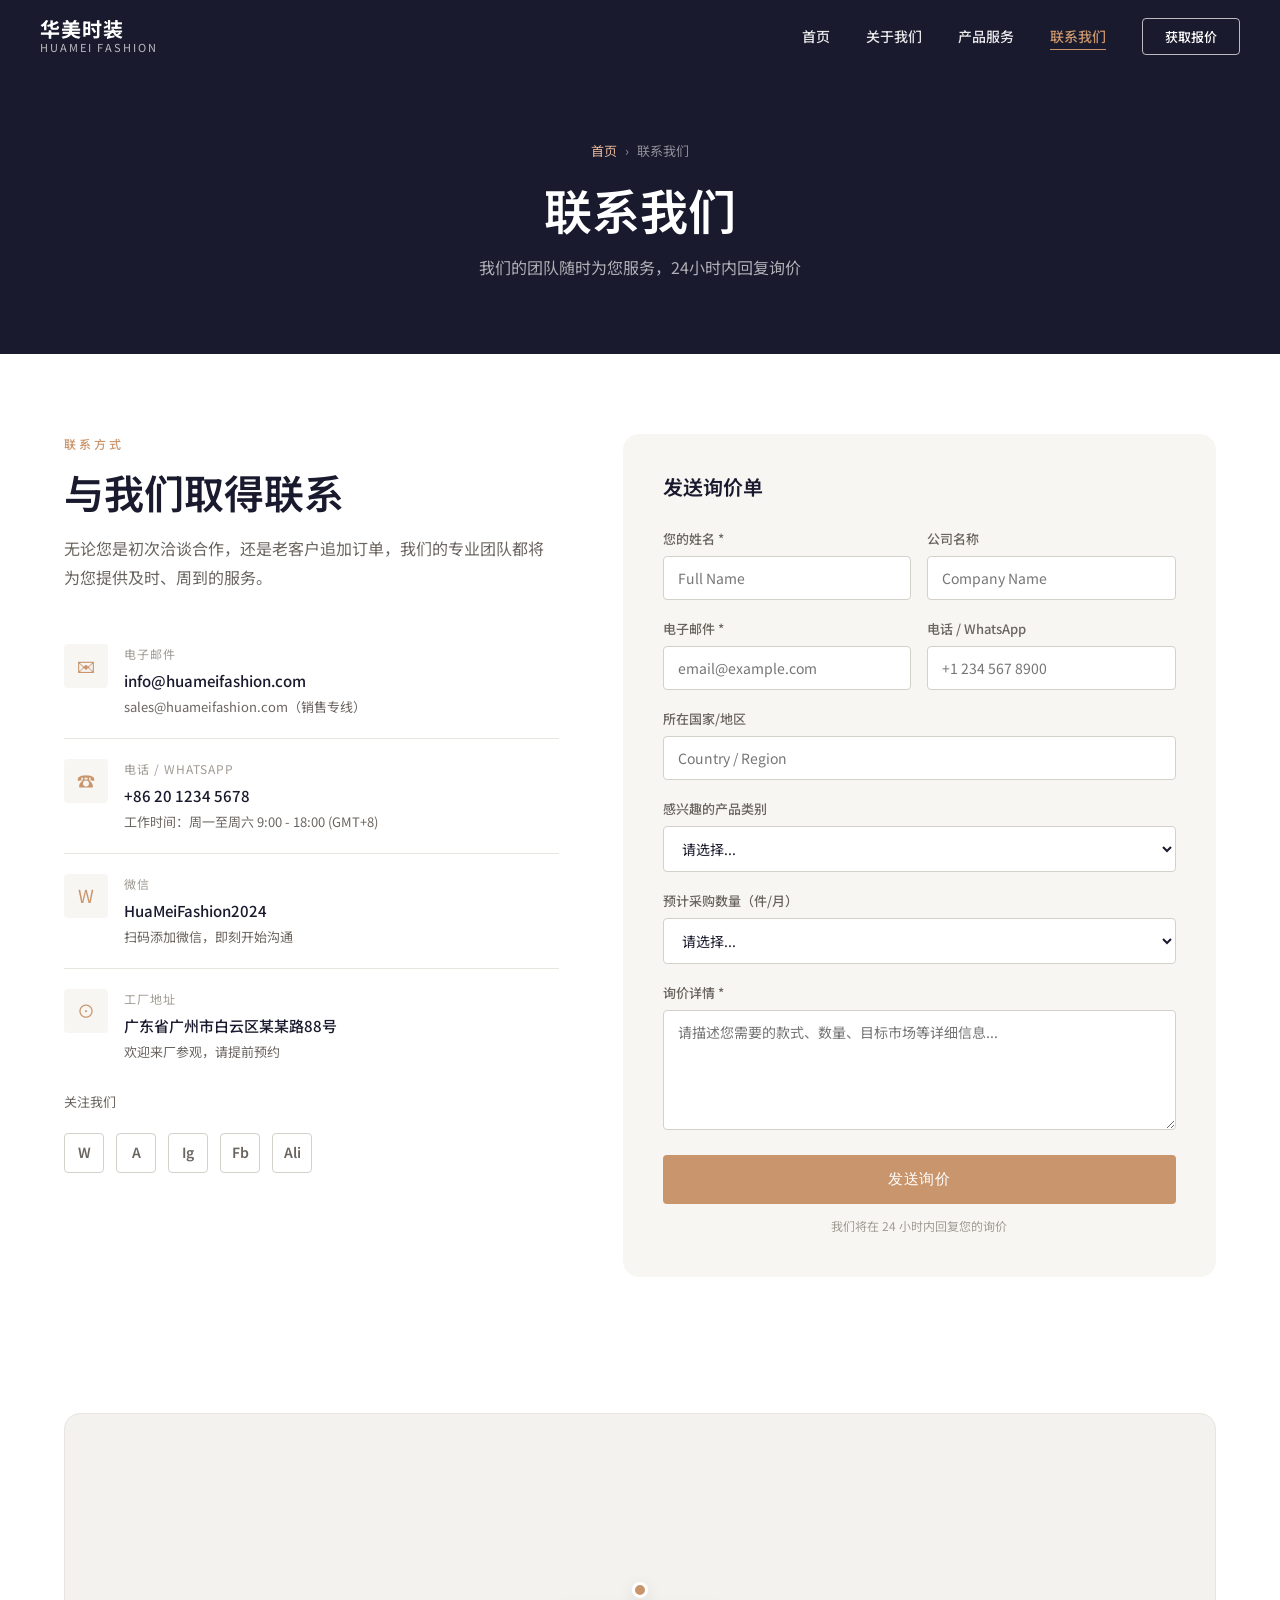
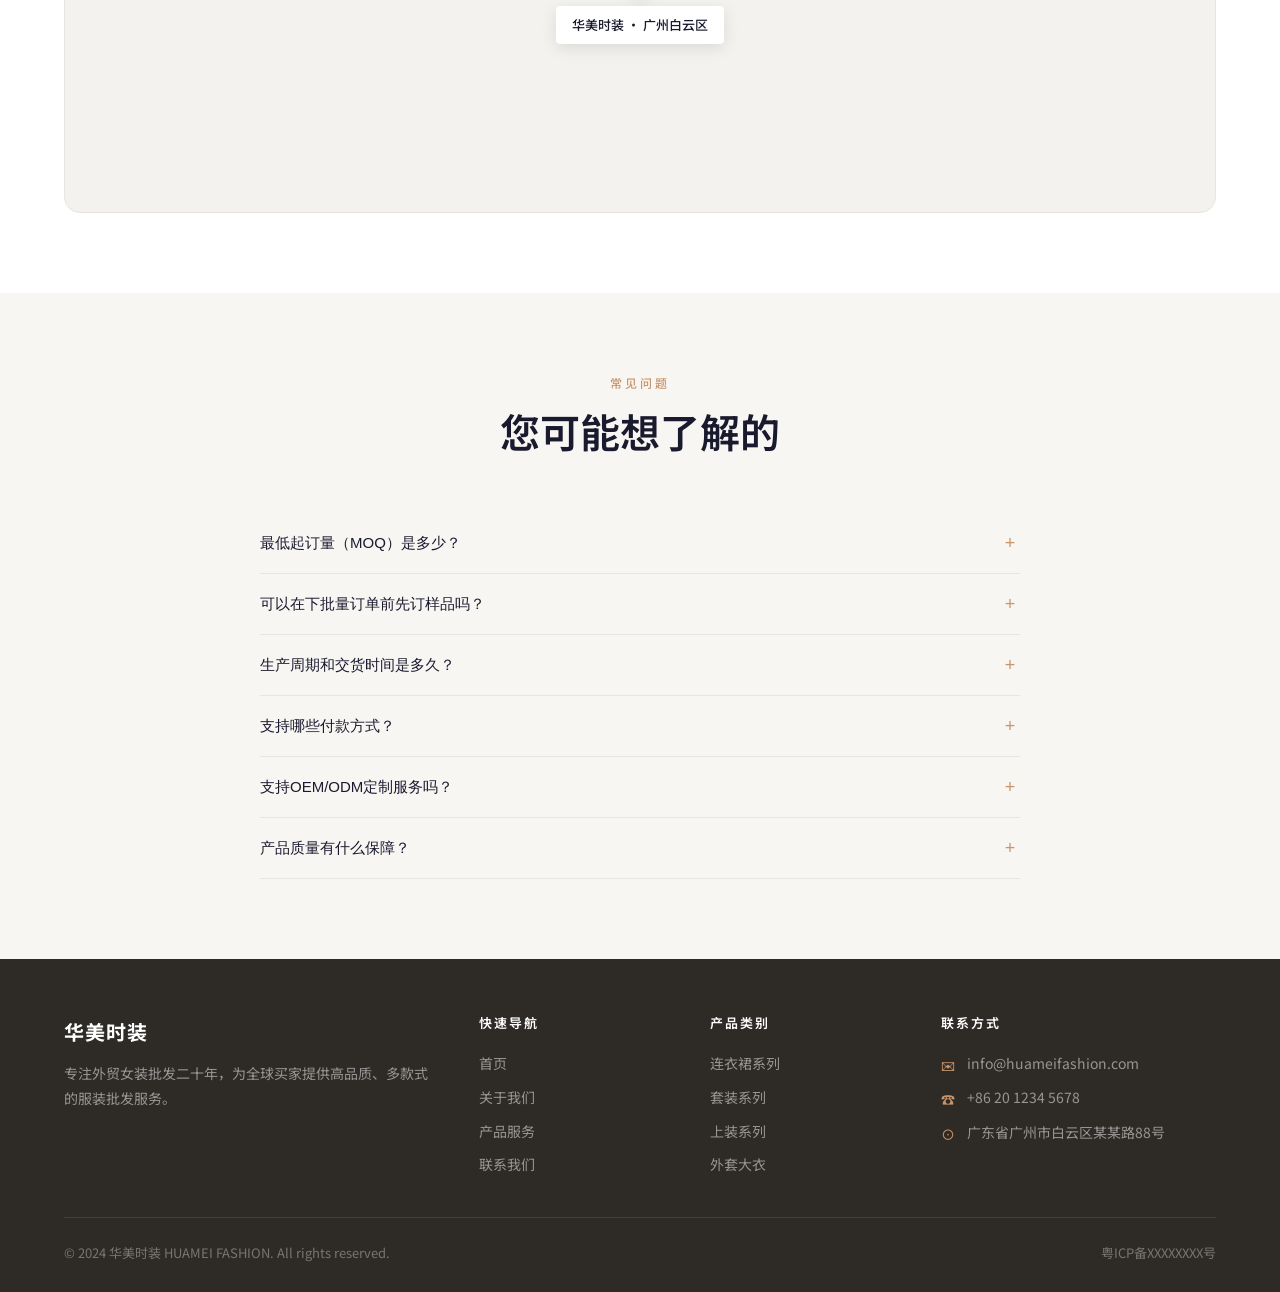
<file: contact.html>
<!DOCTYPE html>
<html lang="zh-CN">
<head>
  <meta charset="UTF-8" />
  <meta name="viewport" content="width=device-width, initial-scale=1.0" />
  <title>联系我们 - 华美时装</title>
  <meta name="description" content="联系华美时装，获取女装批发报价、样品及更多合作信息。" />
  <link rel="preconnect" href="https://fonts.googleapis.com">
  <link rel="preconnect" href="https://fonts.gstatic.com" crossorigin>
  <link href="https://fonts.googleapis.com/css2?family=Noto+Sans+SC:wght@400;500;600;700&display=swap" rel="stylesheet">
  <link rel="stylesheet" href="css/style.css" />
  <style>
    .reveal {
      opacity: 0;
      transform: translateY(20px);
      transition: opacity 0.6s ease, transform 0.6s ease;
    }
    .reveal.visible {
      opacity: 1;
      transform: none;
    }
    .reveal-d1 { transition-delay: 0.1s; }
    .reveal-d2 { transition-delay: 0.2s; }
    .reveal-d3 { transition-delay: 0.3s; }

    /* FAQ */
    .faq-list {
      max-width: 760px;
      margin: 0 auto;
    }
    .faq-item {
      border-bottom: 1px solid var(--gray-200);
    }
    .faq-question {
      width: 100%;
      background: none;
      border: none;
      padding: 20px 0;
      display: flex;
      justify-content: space-between;
      align-items: center;
      font-size: 15px;
      font-weight: 500;
      color: var(--text-primary);
      cursor: pointer;
      text-align: left;
      gap: 16px;
    }
    .faq-question:hover {
      color: var(--accent);
    }
    .faq-icon {
      min-width: 20px;
      height: 20px;
      display: flex;
      align-items: center;
      justify-content: center;
      color: var(--accent);
      font-size: 18px;
      transition: transform 0.3s ease;
      font-weight: 300;
    }
    .faq-item.open .faq-icon {
      transform: rotate(45deg);
    }
    .faq-answer {
      max-height: 0;
      overflow: hidden;
      transition: max-height 0.35s ease, padding 0.35s ease;
      font-size: 14px;
      color: var(--text-secondary);
      line-height: 1.8;
    }
    .faq-item.open .faq-answer {
      max-height: 300px;
      padding-bottom: 20px;
    }

    /* Social Links */
    .social-links {
      display: flex;
      gap: 12px;
      margin-top: 20px;
    }
    .social-link {
      width: 40px;
      height: 40px;
      border-radius: var(--radius-sm);
      border: 1px solid var(--gray-300);
      display: flex;
      align-items: center;
      justify-content: center;
      color: var(--text-secondary);
      font-size: 14px;
      font-weight: 600;
      transition: var(--transition);
    }
    .social-link:hover {
      background: var(--primary);
      color: var(--white);
      border-color: var(--primary);
    }
  </style>
</head>
<body>

<!-- Navigation -->
<nav class="navbar transparent" id="mainNav">
  <div class="navbar-inner">
    <a href="index.html" class="logo">
      <span class="logo-text">华美时装</span>
      <span class="logo-sub">HUAMEI FASHION</span>
    </a>
    <ul class="nav-links" id="navLinks">
      <li><a href="index.html" class="nav-link">首页</a></li>
      <li><a href="about.html" class="nav-link">关于我们</a></li>
      <li><a href="products.html" class="nav-link">产品服务</a></li>
      <li><a href="contact.html" class="nav-link">联系我们</a></li>
      <li><a href="contact.html" class="btn-nav">获取报价</a></li>
    </ul>
    <div class="nav-mobile-toggle" id="mobileToggle">
      <span></span><span></span><span></span>
    </div>
  </div>
</nav>

<!-- Page Hero -->
<div class="page-hero">
  <div class="container">
    <div class="breadcrumb">
      <a href="index.html">首页</a>
      <span>›</span>
      <span>联系我们</span>
    </div>
    <h1>联系我们</h1>
    <p>我们的团队随时为您服务，24小时内回复询价</p>
  </div>
</div>

<!-- Contact Section -->
<section class="section">
  <div class="container">
    <div class="contact-grid">

      <!-- Contact Info -->
      <div>
        <div class="section-label reveal">联系方式</div>
        <h2 class="section-title reveal">与我们取得联系</h2>
        <p class="section-subtitle reveal" style="margin-bottom:32px;">
          无论您是初次洽谈合作，还是老客户追加订单，我们的专业团队都将为您提供及时、周到的服务。
        </p>

        <div class="reveal">
          <div class="contact-info-item">
            <div class="contact-icon">✉</div>
            <div>
              <div class="contact-info-label">电子邮件</div>
              <div class="contact-info-value">info@huameifashion.com</div>
              <div style="font-size:13px; color:var(--text-secondary); margin-top:2px;">sales@huameifashion.com（销售专线）</div>
            </div>
          </div>

          <div class="contact-info-item">
            <div class="contact-icon">☎</div>
            <div>
              <div class="contact-info-label">电话 / WhatsApp</div>
              <div class="contact-info-value">+86 20 1234 5678</div>
              <div style="font-size:13px; color:var(--text-secondary); margin-top:2px;">工作时间：周一至周六 9:00 - 18:00 (GMT+8)</div>
            </div>
          </div>

          <div class="contact-info-item">
            <div class="contact-icon">W</div>
            <div>
              <div class="contact-info-label">微信</div>
              <div class="contact-info-value">HuaMeiFashion2024</div>
              <div style="font-size:13px; color:var(--text-secondary); margin-top:2px;">扫码添加微信，即刻开始沟通</div>
            </div>
          </div>

          <div class="contact-info-item">
            <div class="contact-icon">⊙</div>
            <div>
              <div class="contact-info-label">工厂地址</div>
              <div class="contact-info-value">广东省广州市白云区某某路88号</div>
              <div style="font-size:13px; color:var(--text-secondary); margin-top:2px;">欢迎来厂参观，请提前预约</div>
            </div>
          </div>
        </div>

        <div class="reveal" style="margin-top:8px;">
          <div style="font-size:13px; color:var(--text-secondary); margin-bottom:10px;">关注我们</div>
          <div class="social-links">
            <a href="#" class="social-link" title="微信">W</a>
            <a href="#" class="social-link" title="WhatsApp">A</a>
            <a href="#" class="social-link" title="Instagram">Ig</a>
            <a href="#" class="social-link" title="Facebook">Fb</a>
            <a href="#" class="social-link" title="阿里巴巴国际站">Ali</a>
          </div>
        </div>
      </div>

      <!-- Contact Form -->
      <div class="contact-form reveal reveal-d2">
        <h3 class="form-title">发送询价单</h3>
        <form id="contactForm">
          <div class="form-row">
            <div class="form-group">
              <label for="name">您的姓名 *</label>
              <input type="text" id="name" name="name" class="form-control" placeholder="Full Name" required />
            </div>
            <div class="form-group">
              <label for="company">公司名称</label>
              <input type="text" id="company" name="company" class="form-control" placeholder="Company Name" />
            </div>
          </div>
          <div class="form-row">
            <div class="form-group">
              <label for="email">电子邮件 *</label>
              <input type="email" id="email" name="email" class="form-control" placeholder="email@example.com" required />
            </div>
            <div class="form-group">
              <label for="phone">电话 / WhatsApp</label>
              <input type="tel" id="phone" name="phone" class="form-control" placeholder="+1 234 567 8900" />
            </div>
          </div>
          <div class="form-group">
            <label for="country">所在国家/地区</label>
            <input type="text" id="country" name="country" class="form-control" placeholder="Country / Region" />
          </div>
          <div class="form-group">
            <label for="category">感兴趣的产品类别</label>
            <select id="category" name="category" class="form-control">
              <option value="">请选择...</option>
              <option value="dress">连衣裙系列</option>
              <option value="top">上装系列</option>
              <option value="pants">裤装系列</option>
              <option value="suit">套装系列</option>
              <option value="coat">外套大衣</option>
              <option value="evening">晚礼服</option>
              <option value="all">全类别</option>
              <option value="custom">OEM/ODM定制</option>
            </select>
          </div>
          <div class="form-group">
            <label for="quantity">预计采购数量（件/月）</label>
            <select id="quantity" name="quantity" class="form-control">
              <option value="">请选择...</option>
              <option value="100-">100件以下</option>
              <option value="100-500">100 - 500件</option>
              <option value="500-2000">500 - 2000件</option>
              <option value="2000+">2000件以上</option>
            </select>
          </div>
          <div class="form-group">
            <label for="message">询价详情 *</label>
            <textarea id="message" name="message" class="form-control" rows="4"
              placeholder="请描述您需要的款式、数量、目标市场等详细信息..." required></textarea>
          </div>
          <button type="submit" class="btn btn-primary btn-submit" style="width:100%; justify-content:center; font-size:15px; padding:15px;">
            发送询价
          </button>
          <p style="font-size:12px; color:var(--text-light); text-align:center; margin-top:12px;">
            我们将在 24 小时内回复您的询价
          </p>
        </form>
      </div>

    </div>
  </div>
</section>

<!-- Map -->
<section class="section" style="padding-top:0;">
  <div class="container">
    <div class="map-placeholder">
      <div class="map-pin">
        <div class="map-pin-dot"></div>
        <div class="map-label">华美时装 · 广州白云区</div>
      </div>
    </div>
  </div>
</section>

<!-- FAQ -->
<section class="section" style="background:var(--off-white);">
  <div class="container">
    <div class="section-header center reveal">
      <div class="section-label">常见问题</div>
      <h2 class="section-title">您可能想了解的</h2>
    </div>
    <div class="faq-list reveal">
      <div class="faq-item">
        <button class="faq-question">
          <span>最低起订量（MOQ）是多少？</span>
          <span class="faq-icon">+</span>
        </button>
        <div class="faq-answer">
          我们的最低起订量根据产品类别不同有所差异，通常为30-100件/款。对于新客户，我们也提供样品服务，让您在大量采购前先验证产品质量。
        </div>
      </div>
      <div class="faq-item">
        <button class="faq-question">
          <span>可以在下批量订单前先订样品吗？</span>
          <span class="faq-icon">+</span>
        </button>
        <div class="faq-answer">
          可以。我们支持样品单，样品费用通常为单件零售价的1-2倍。在后续下正式批量订单时，样品费用可抵扣。样品制作时间通常为3-7个工作日。
        </div>
      </div>
      <div class="faq-item">
        <button class="faq-question">
          <span>生产周期和交货时间是多久？</span>
          <span class="faq-icon">+</span>
        </button>
        <div class="faq-answer">
          现货款式可1-3天发货。订制或下单生产的款式，通常生产周期为7-15个工作日。具体以订单量和款式复杂程度为准。物流时效根据目的地和运输方式，通常空运3-7天，海运15-30天。
        </div>
      </div>
      <div class="faq-item">
        <button class="faq-question">
          <span>支持哪些付款方式？</span>
          <span class="faq-icon">+</span>
        </button>
        <div class="faq-answer">
          我们支持 T/T（电汇）、西联汇款、PayPal（B2B业务单）等多种国际付款方式。通常首次合作需预付30%-50%定金，余款在发货前结清。老客户可协商信用账期。
        </div>
      </div>
      <div class="faq-item">
        <button class="faq-question">
          <span>支持OEM/ODM定制服务吗？</span>
          <span class="faq-icon">+</span>
        </button>
        <div class="faq-answer">
          支持。我们提供完整的OEM（客户提供设计，我们生产）和ODM（由我们设计开发）服务，包括面料选择、版型开发、私标印制等。定制起订量通常为每款300件以上，欢迎联系我们详谈。
        </div>
      </div>
      <div class="faq-item">
        <button class="faq-question">
          <span>产品质量有什么保障？</span>
          <span class="faq-icon">+</span>
        </button>
        <div class="faq-answer">
          我们通过了ISO 9001质量管理体系认证，每件产品出厂前经过三道品控工序。如收到的货物存在质量问题，我们承诺补货或退款，具体以双方签订的合同条款为准。
        </div>
      </div>
    </div>
  </div>
</section>

<!-- Footer -->
<footer class="footer">
  <div class="container">
    <div class="footer-grid">
      <div class="footer-col">
        <div class="footer-logo-text">华美时装</div>
        <p class="footer-desc">专注外贸女装批发二十年，为全球买家提供高品质、多款式的服装批发服务。</p>
      </div>
      <div class="footer-col">
        <h4>快速导航</h4>
        <div class="footer-links">
          <a href="index.html">首页</a>
          <a href="about.html">关于我们</a>
          <a href="products.html">产品服务</a>
          <a href="contact.html">联系我们</a>
        </div>
      </div>
      <div class="footer-col">
        <h4>产品类别</h4>
        <div class="footer-links">
          <a href="products.html">连衣裙系列</a>
          <a href="products.html">套装系列</a>
          <a href="products.html">上装系列</a>
          <a href="products.html">外套大衣</a>
        </div>
      </div>
      <div class="footer-col">
        <h4>联系方式</h4>
        <div class="footer-contact-item"><span class="footer-contact-icon">✉</span><span>info@huameifashion.com</span></div>
        <div class="footer-contact-item"><span class="footer-contact-icon">☎</span><span>+86 20 1234 5678</span></div>
        <div class="footer-contact-item"><span class="footer-contact-icon">⊙</span><span>广东省广州市白云区某某路88号</span></div>
      </div>
    </div>
    <div class="footer-bottom">
      <span>© 2024 华美时装 HUAMEI FASHION. All rights reserved.</span>
      <span>粤ICP备XXXXXXXX号</span>
    </div>
  </div>
</footer>

<script src="js/main.js"></script>
<script>
  // FAQ Accordion
  document.querySelectorAll('.faq-question').forEach(function (btn) {
    btn.addEventListener('click', function () {
      var item = btn.closest('.faq-item');
      var isOpen = item.classList.contains('open');
      document.querySelectorAll('.faq-item').forEach(function (i) { i.classList.remove('open'); });
      if (!isOpen) { item.classList.add('open'); }
    });
  });
</script>
</body>
</html>
</file>
<file: css/style.css>
/* ============================================
   Global Styles - 全局样式
   外贸女装批发企业官网
   ============================================ */

:root {
  --primary: #1a1a2e;
  --primary-light: #16213e;
  --accent: #c9956c;
  --accent-light: #e8b89a;
  --accent-dark: #a67850;
  --white: #ffffff;
  --off-white: #f8f6f3;
  --gray-100: #f4f2ef;
  --gray-200: #e8e5e0;
  --gray-300: #d4d0ca;
  --gray-400: #a09b93;
  --gray-500: #6b6560;
  --gray-600: #4a4540;
  --gray-700: #2e2b27;
  --text-primary: #1a1a2e;
  --text-secondary: #6b6560;
  --text-light: #a09b93;
  --shadow-sm: 0 1px 3px rgba(0,0,0,0.08);
  --shadow-md: 0 4px 16px rgba(0,0,0,0.10);
  --shadow-lg: 0 8px 32px rgba(0,0,0,0.12);
  --radius-sm: 4px;
  --radius-md: 8px;
  --radius-lg: 16px;
  --transition: all 0.3s ease;
  --font-sans: 'Noto Sans SC', 'PingFang SC', 'Helvetica Neue', Arial, sans-serif;
  --font-display: 'Playfair Display', 'Noto Serif SC', Georgia, serif;
}

* {
  margin: 0;
  padding: 0;
  box-sizing: border-box;
}

html {
  scroll-behavior: smooth;
  font-size: 16px;
}

body {
  font-family: var(--font-sans);
  color: var(--text-primary);
  background: var(--white);
  line-height: 1.7;
  -webkit-font-smoothing: antialiased;
}

img {
  max-width: 100%;
  height: auto;
  display: block;
}

a {
  text-decoration: none;
  color: inherit;
  transition: var(--transition);
}

ul, ol {
  list-style: none;
}

/* ============================================
   Typography
   ============================================ */

h1, h2, h3, h4, h5, h6 {
  font-weight: 600;
  line-height: 1.3;
  color: var(--text-primary);
}

.section-label {
  font-size: 12px;
  letter-spacing: 3px;
  text-transform: uppercase;
  color: var(--accent);
  font-weight: 500;
  margin-bottom: 12px;
}

.section-title {
  font-size: clamp(24px, 4vw, 40px);
  font-weight: 600;
  color: var(--primary);
  margin-bottom: 16px;
}

.section-subtitle {
  font-size: 16px;
  color: var(--text-secondary);
  max-width: 560px;
  line-height: 1.8;
}

/* ============================================
   Layout
   ============================================ */

.container {
  max-width: 1200px;
  margin: 0 auto;
  padding: 0 24px;
}

.section {
  padding: 80px 0;
}

.section-header {
  margin-bottom: 56px;
}

.section-header.center {
  text-align: center;
}

.section-header.center .section-subtitle {
  margin: 0 auto;
}

/* ============================================
   Buttons
   ============================================ */

.btn {
  display: inline-flex;
  align-items: center;
  gap: 8px;
  padding: 14px 32px;
  border-radius: var(--radius-sm);
  font-size: 14px;
  font-weight: 500;
  letter-spacing: 0.5px;
  cursor: pointer;
  transition: var(--transition);
  border: none;
  text-decoration: none;
}

.btn-primary {
  background: var(--accent);
  color: var(--white);
}

.btn-primary:hover {
  background: var(--accent-dark);
  transform: translateY(-1px);
  box-shadow: var(--shadow-md);
}

.btn-outline {
  background: transparent;
  color: var(--white);
  border: 1.5px solid rgba(255,255,255,0.7);
}

.btn-outline:hover {
  background: rgba(255,255,255,0.1);
}

.btn-outline-dark {
  background: transparent;
  color: var(--primary);
  border: 1.5px solid var(--primary);
}

.btn-outline-dark:hover {
  background: var(--primary);
  color: var(--white);
}

/* ============================================
   Navigation
   ============================================ */

.navbar {
  position: fixed;
  top: 0;
  left: 0;
  right: 0;
  z-index: 1000;
  padding: 0 24px;
  transition: var(--transition);
  height: 72px;
  display: flex;
  align-items: center;
}

.navbar.transparent {
  background: transparent;
}

.navbar.scrolled {
  background: var(--white);
  box-shadow: var(--shadow-sm);
}

.navbar.scrolled .logo-text {
  color: var(--primary) !important;
}

.navbar.scrolled .logo-sub {
  color: var(--text-secondary) !important;
}

.navbar.scrolled .nav-link {
  color: var(--text-primary) !important;
}

.navbar.scrolled .nav-link:hover {
  color: var(--accent) !important;
}

.navbar.scrolled .btn-nav {
  background: var(--accent) !important;
  color: var(--white) !important;
  border-color: var(--accent) !important;
}

.navbar-inner {
  max-width: 1200px;
  margin: 0 auto;
  width: 100%;
  display: flex;
  align-items: center;
  justify-content: space-between;
}

.logo {
  display: flex;
  flex-direction: column;
  line-height: 1.2;
}

.logo-text {
  font-size: 20px;
  font-weight: 700;
  color: var(--white);
  letter-spacing: 1px;
  transition: var(--transition);
}

.logo-sub {
  font-size: 11px;
  color: rgba(255,255,255,0.7);
  letter-spacing: 2px;
  text-transform: uppercase;
  transition: var(--transition);
}

.nav-links {
  display: flex;
  align-items: center;
  gap: 36px;
}

.nav-link {
  font-size: 14px;
  font-weight: 500;
  color: rgba(255,255,255,0.9);
  position: relative;
  padding-bottom: 2px;
}

.nav-link::after {
  content: '';
  position: absolute;
  bottom: -2px;
  left: 0;
  width: 0;
  height: 1.5px;
  background: var(--accent);
  transition: var(--transition);
}

.nav-link:hover::after,
.nav-link.active::after {
  width: 100%;
}

.nav-link.active {
  color: var(--accent) !important;
}

.btn-nav {
  background: transparent;
  border: 1.5px solid rgba(255,255,255,0.7);
  color: var(--white);
  padding: 8px 22px;
  border-radius: var(--radius-sm);
  font-size: 13px;
  font-weight: 500;
  cursor: pointer;
  transition: var(--transition);
}

.btn-nav:hover {
  background: rgba(255,255,255,0.15);
}

.nav-mobile-toggle {
  display: none;
  flex-direction: column;
  gap: 5px;
  cursor: pointer;
  padding: 4px;
}

.nav-mobile-toggle span {
  display: block;
  width: 24px;
  height: 2px;
  background: var(--white);
  transition: var(--transition);
  border-radius: 2px;
}

.navbar.scrolled .nav-mobile-toggle span {
  background: var(--primary);
}

/* ============================================
   Hero Section
   ============================================ */

.hero {
  position: relative;
  min-height: 100vh;
  display: flex;
  align-items: center;
  overflow: hidden;
}

.hero-bg {
  position: absolute;
  inset: 0;
  background: var(--primary);
  z-index: 0;
}

.hero-bg img {
  width: 100%;
  height: 100%;
  object-fit: cover;
  opacity: 0.45;
}

.hero-bg::after {
  content: '';
  position: absolute;
  inset: 0;
  background: linear-gradient(135deg, rgba(26,26,46,0.8) 0%, rgba(26,26,46,0.4) 100%);
}

.hero-content {
  position: relative;
  z-index: 1;
  color: var(--white);
  max-width: 680px;
}

.hero-eyebrow {
  display: inline-flex;
  align-items: center;
  gap: 10px;
  font-size: 12px;
  letter-spacing: 4px;
  text-transform: uppercase;
  color: var(--accent-light);
  margin-bottom: 24px;
  font-weight: 500;
}

.hero-eyebrow::before {
  content: '';
  display: block;
  width: 32px;
  height: 1px;
  background: var(--accent-light);
}

.hero-title {
  font-size: clamp(36px, 6vw, 68px);
  font-weight: 700;
  line-height: 1.15;
  margin-bottom: 24px;
  color: var(--white);
}

.hero-title span {
  color: var(--accent-light);
}

.hero-desc {
  font-size: 17px;
  color: rgba(255,255,255,0.8);
  margin-bottom: 40px;
  line-height: 1.8;
  max-width: 520px;
}

.hero-actions {
  display: flex;
  gap: 16px;
  flex-wrap: wrap;
}

.hero-scroll {
  position: absolute;
  bottom: 36px;
  left: 50%;
  transform: translateX(-50%);
  z-index: 1;
  display: flex;
  flex-direction: column;
  align-items: center;
  gap: 8px;
  color: rgba(255,255,255,0.5);
  font-size: 12px;
  letter-spacing: 2px;
}

.scroll-line {
  width: 1px;
  height: 48px;
  background: rgba(255,255,255,0.3);
  animation: scrollDown 1.5s ease-in-out infinite;
}

@keyframes scrollDown {
  0% { transform: scaleY(0); transform-origin: top; }
  50% { transform: scaleY(1); transform-origin: top; }
  51% { transform: scaleY(1); transform-origin: bottom; }
  100% { transform: scaleY(0); transform-origin: bottom; }
}

/* ============================================
   Stats Bar
   ============================================ */

.stats-bar {
  background: var(--primary);
  padding: 36px 0;
}

.stats-grid {
  display: grid;
  grid-template-columns: repeat(4, 1fr);
  divide: var(--gray-600);
}

.stat-item {
  text-align: center;
  padding: 16px 24px;
  border-right: 1px solid rgba(255,255,255,0.1);
}

.stat-item:last-child {
  border-right: none;
}

.stat-number {
  font-size: 36px;
  font-weight: 700;
  color: var(--accent-light);
  line-height: 1;
  margin-bottom: 6px;
}

.stat-label {
  font-size: 13px;
  color: rgba(255,255,255,0.6);
  letter-spacing: 1px;
}

/* ============================================
   Product Grid
   ============================================ */

.product-grid {
  display: grid;
  grid-template-columns: repeat(3, 1fr);
  gap: 24px;
}

.product-card {
  background: var(--white);
  border-radius: var(--radius-md);
  overflow: hidden;
  box-shadow: var(--shadow-sm);
  transition: var(--transition);
  border: 1px solid var(--gray-200);
}

.product-card:hover {
  transform: translateY(-4px);
  box-shadow: var(--shadow-lg);
}

.product-media {
  position: relative;
  aspect-ratio: 3/4;
  overflow: hidden;
  background: var(--gray-100);
}

.product-media img {
  width: 100%;
  height: 100%;
  object-fit: cover;
  transition: transform 0.5s ease;
}

.product-card:hover .product-media img {
  transform: scale(1.05);
}

.product-video-btn {
  position: absolute;
  top: 12px;
  right: 12px;
  width: 36px;
  height: 36px;
  background: rgba(255,255,255,0.9);
  border-radius: 50%;
  display: flex;
  align-items: center;
  justify-content: center;
  cursor: pointer;
  transition: var(--transition);
  border: none;
}

.product-video-btn:hover {
  background: var(--accent);
  color: var(--white);
}

.product-video-btn svg {
  width: 14px;
  height: 14px;
  fill: var(--accent);
  transition: var(--transition);
}

.product-video-btn:hover svg {
  fill: var(--white);
}

.product-badge {
  position: absolute;
  top: 12px;
  left: 12px;
  background: var(--accent);
  color: var(--white);
  font-size: 11px;
  font-weight: 500;
  padding: 4px 10px;
  border-radius: 2px;
  letter-spacing: 1px;
  text-transform: uppercase;
}

.product-info {
  padding: 16px 18px 20px;
}

.product-name {
  font-size: 15px;
  font-weight: 600;
  margin-bottom: 6px;
  color: var(--text-primary);
}

.product-desc {
  font-size: 13px;
  color: var(--text-secondary);
  line-height: 1.6;
  margin-bottom: 12px;
}

.product-meta {
  display: flex;
  justify-content: space-between;
  align-items: center;
  font-size: 13px;
}

.product-moq {
  color: var(--text-secondary);
}

.product-price {
  color: var(--accent-dark);
  font-weight: 600;
}

/* ============================================
   Video Modal
   ============================================ */

.video-modal {
  display: none;
  position: fixed;
  inset: 0;
  z-index: 9999;
  background: rgba(0,0,0,0.85);
  align-items: center;
  justify-content: center;
}

.video-modal.active {
  display: flex;
}

.video-modal-inner {
  position: relative;
  width: 90%;
  max-width: 800px;
  background: #000;
  border-radius: var(--radius-md);
  overflow: hidden;
}

.video-modal video {
  width: 100%;
  max-height: 70vh;
  display: block;
}

.video-modal-close {
  position: absolute;
  top: -40px;
  right: 0;
  background: none;
  border: none;
  color: var(--white);
  font-size: 28px;
  cursor: pointer;
  line-height: 1;
  opacity: 0.8;
  transition: var(--transition);
}

.video-modal-close:hover {
  opacity: 1;
}

/* ============================================
   Features / Why Us
   ============================================ */

.features-grid {
  display: grid;
  grid-template-columns: repeat(3, 1fr);
  gap: 32px;
}

.feature-card {
  padding: 36px 28px;
  background: var(--off-white);
  border-radius: var(--radius-md);
  border: 1px solid var(--gray-200);
  transition: var(--transition);
}

.feature-card:hover {
  background: var(--white);
  box-shadow: var(--shadow-md);
  border-color: var(--accent-light);
}

.feature-icon {
  width: 52px;
  height: 52px;
  background: var(--primary);
  border-radius: var(--radius-sm);
  display: flex;
  align-items: center;
  justify-content: center;
  margin-bottom: 20px;
  color: var(--accent-light);
  font-size: 22px;
}

.feature-title {
  font-size: 17px;
  font-weight: 600;
  margin-bottom: 10px;
}

.feature-desc {
  font-size: 14px;
  color: var(--text-secondary);
  line-height: 1.7;
}

/* ============================================
   About Section
   ============================================ */

.about-split {
  display: grid;
  grid-template-columns: 1fr 1fr;
  gap: 72px;
  align-items: center;
}

.about-image {
  position: relative;
}

.about-image img {
  width: 100%;
  border-radius: var(--radius-lg);
  aspect-ratio: 4/5;
  object-fit: cover;
}

.about-image-badge {
  position: absolute;
  bottom: -20px;
  right: -20px;
  background: var(--accent);
  color: var(--white);
  padding: 20px 24px;
  border-radius: var(--radius-md);
  text-align: center;
  box-shadow: var(--shadow-lg);
}

.about-image-badge .big-num {
  font-size: 40px;
  font-weight: 700;
  line-height: 1;
  display: block;
  margin-bottom: 4px;
}

.about-image-badge .badge-text {
  font-size: 12px;
  letter-spacing: 1px;
  opacity: 0.9;
}

.about-content .section-subtitle {
  margin-bottom: 24px;
}

.about-list {
  margin-top: 24px;
  display: flex;
  flex-direction: column;
  gap: 14px;
}

.about-list-item {
  display: flex;
  align-items: flex-start;
  gap: 12px;
  font-size: 14px;
  color: var(--text-secondary);
  line-height: 1.7;
}

.about-list-item::before {
  content: '';
  display: block;
  width: 6px;
  height: 6px;
  min-width: 6px;
  border-radius: 50%;
  background: var(--accent);
  margin-top: 7px;
}

/* ============================================
   Contact CTA Banner
   ============================================ */

.cta-banner {
  background: var(--primary);
  padding: 80px 0;
  text-align: center;
}

.cta-banner .section-title {
  color: var(--white);
  margin-bottom: 16px;
}

.cta-banner .section-subtitle {
  color: rgba(255,255,255,0.7);
  margin: 0 auto 36px;
}

/* ============================================
   Footer
   ============================================ */

.footer {
  background: var(--gray-700);
  color: rgba(255,255,255,0.8);
  padding: 56px 0 28px;
}

.footer-grid {
  display: grid;
  grid-template-columns: 2fr 1fr 1fr 1.5fr;
  gap: 48px;
  padding-bottom: 40px;
  border-bottom: 1px solid rgba(255,255,255,0.1);
}

.footer-logo-text {
  font-size: 20px;
  font-weight: 700;
  color: var(--white);
  letter-spacing: 1px;
  margin-bottom: 12px;
}

.footer-desc {
  font-size: 14px;
  color: rgba(255,255,255,0.5);
  line-height: 1.8;
  margin-bottom: 20px;
}

.footer-col h4 {
  font-size: 13px;
  font-weight: 600;
  color: var(--white);
  letter-spacing: 2px;
  text-transform: uppercase;
  margin-bottom: 20px;
}

.footer-links {
  display: flex;
  flex-direction: column;
  gap: 10px;
}

.footer-links a {
  font-size: 14px;
  color: rgba(255,255,255,0.5);
  transition: var(--transition);
}

.footer-links a:hover {
  color: var(--accent-light);
}

.footer-contact-item {
  display: flex;
  gap: 10px;
  font-size: 14px;
  color: rgba(255,255,255,0.5);
  margin-bottom: 10px;
  line-height: 1.6;
}

.footer-contact-icon {
  color: var(--accent);
  min-width: 16px;
  margin-top: 2px;
}

.footer-bottom {
  padding-top: 24px;
  display: flex;
  justify-content: space-between;
  align-items: center;
  font-size: 13px;
  color: rgba(255,255,255,0.35);
}

/* ============================================
   Page Hero (内页)
   ============================================ */

.page-hero {
  background: var(--primary);
  padding: 140px 0 72px;
  text-align: center;
}

.page-hero h1 {
  color: var(--white);
  font-size: clamp(28px, 5vw, 48px);
  margin-bottom: 14px;
}

.page-hero p {
  color: rgba(255,255,255,0.65);
  font-size: 16px;
}

.breadcrumb {
  display: flex;
  justify-content: center;
  align-items: center;
  gap: 8px;
  font-size: 13px;
  color: rgba(255,255,255,0.5);
  margin-bottom: 16px;
}

.breadcrumb a {
  color: var(--accent-light);
}

/* ============================================
   Contact Form
   ============================================ */

.contact-grid {
  display: grid;
  grid-template-columns: 1fr 1.2fr;
  gap: 64px;
  align-items: start;
}

.contact-info-item {
  display: flex;
  gap: 16px;
  padding: 20px 0;
  border-bottom: 1px solid var(--gray-200);
}

.contact-info-item:last-child {
  border-bottom: none;
}

.contact-icon {
  width: 44px;
  height: 44px;
  min-width: 44px;
  background: var(--off-white);
  border-radius: var(--radius-sm);
  display: flex;
  align-items: center;
  justify-content: center;
  color: var(--accent);
  font-size: 18px;
}

.contact-info-label {
  font-size: 12px;
  letter-spacing: 1px;
  text-transform: uppercase;
  color: var(--text-light);
  margin-bottom: 4px;
}

.contact-info-value {
  font-size: 15px;
  font-weight: 500;
  color: var(--text-primary);
}

.contact-form {
  background: var(--off-white);
  padding: 40px;
  border-radius: var(--radius-lg);
}

.form-title {
  font-size: 20px;
  font-weight: 600;
  margin-bottom: 28px;
}

.form-row {
  display: grid;
  grid-template-columns: 1fr 1fr;
  gap: 16px;
}

.form-group {
  margin-bottom: 18px;
}

.form-group label {
  display: block;
  font-size: 13px;
  font-weight: 500;
  color: var(--text-secondary);
  margin-bottom: 6px;
}

.form-control {
  width: 100%;
  padding: 11px 14px;
  border: 1px solid var(--gray-300);
  border-radius: var(--radius-sm);
  font-size: 14px;
  font-family: var(--font-sans);
  background: var(--white);
  color: var(--text-primary);
  transition: var(--transition);
  outline: none;
}

.form-control:focus {
  border-color: var(--accent);
  box-shadow: 0 0 0 3px rgba(201,149,108,0.12);
}

textarea.form-control {
  resize: vertical;
  min-height: 120px;
}

/* ============================================
   Timeline
   ============================================ */

.timeline {
  position: relative;
  padding-left: 32px;
}

.timeline::before {
  content: '';
  position: absolute;
  left: 0;
  top: 8px;
  bottom: 8px;
  width: 2px;
  background: var(--gray-200);
}

.timeline-item {
  position: relative;
  margin-bottom: 40px;
}

.timeline-item::before {
  content: '';
  position: absolute;
  left: -38px;
  top: 6px;
  width: 12px;
  height: 12px;
  border-radius: 50%;
  background: var(--accent);
  border: 2px solid var(--white);
  box-shadow: 0 0 0 2px var(--accent);
}

.timeline-year {
  font-size: 13px;
  color: var(--accent);
  font-weight: 600;
  letter-spacing: 1px;
  margin-bottom: 4px;
}

.timeline-title {
  font-size: 16px;
  font-weight: 600;
  margin-bottom: 6px;
}

.timeline-desc {
  font-size: 14px;
  color: var(--text-secondary);
  line-height: 1.7;
}

/* ============================================
   Team Cards
   ============================================ */

.team-grid {
  display: grid;
  grid-template-columns: repeat(4, 1fr);
  gap: 24px;
}

.team-card {
  text-align: center;
}

.team-photo {
  width: 100%;
  aspect-ratio: 1;
  border-radius: var(--radius-md);
  overflow: hidden;
  background: var(--gray-100);
  margin-bottom: 14px;
}

.team-photo img {
  width: 100%;
  height: 100%;
  object-fit: cover;
}

.team-name {
  font-size: 15px;
  font-weight: 600;
  margin-bottom: 4px;
}

.team-role {
  font-size: 13px;
  color: var(--text-secondary);
}

/* ============================================
   Map placeholder
   ============================================ */

.map-placeholder {
  width: 100%;
  height: 400px;
  background: var(--gray-100);
  border-radius: var(--radius-lg);
  display: flex;
  align-items: center;
  justify-content: center;
  border: 1px solid var(--gray-200);
  margin-top: 56px;
  overflow: hidden;
  position: relative;
}

.map-placeholder img {
  width: 100%;
  height: 100%;
  object-fit: cover;
  opacity: 0.6;
}

.map-pin {
  position: absolute;
  text-align: center;
}

.map-pin-dot {
  width: 16px;
  height: 16px;
  background: var(--accent);
  border-radius: 50%;
  margin: 0 auto 8px;
  border: 3px solid var(--white);
  box-shadow: var(--shadow-md);
  animation: pulse 2s infinite;
}

@keyframes pulse {
  0% { box-shadow: 0 0 0 0 rgba(201,149,108,0.4); }
  70% { box-shadow: 0 0 0 12px rgba(201,149,108,0); }
  100% { box-shadow: 0 0 0 0 rgba(201,149,108,0); }
}

.map-label {
  background: var(--white);
  padding: 8px 16px;
  border-radius: 4px;
  font-size: 13px;
  font-weight: 500;
  box-shadow: var(--shadow-md);
  white-space: nowrap;
}

/* ============================================
   Image Placeholder (当图片不存在时)
   ============================================ */

.img-placeholder {
  width: 100%;
  height: 100%;
  background: var(--gray-100);
  display: flex;
  flex-direction: column;
  align-items: center;
  justify-content: center;
  color: var(--gray-400);
  font-size: 13px;
  gap: 8px;
}

.img-placeholder svg {
  opacity: 0.4;
}

/* ============================================
   Responsive
   ============================================ */

@media (max-width: 1024px) {
  .product-grid {
    grid-template-columns: repeat(2, 1fr);
  }
  .footer-grid {
    grid-template-columns: 1fr 1fr;
    gap: 32px;
  }
  .team-grid {
    grid-template-columns: repeat(2, 1fr);
  }
}

@media (max-width: 768px) {
  .section {
    padding: 56px 0;
  }
  .navbar {
    padding: 0 16px;
  }
  .nav-links {
    display: none;
    position: fixed;
    top: 72px;
    left: 0;
    right: 0;
    background: var(--white);
    padding: 20px 24px;
    flex-direction: column;
    align-items: flex-start;
    gap: 0;
    box-shadow: var(--shadow-lg);
  }
  .nav-links.open {
    display: flex;
  }
  .nav-link {
    color: var(--text-primary) !important;
    padding: 14px 0;
    border-bottom: 1px solid var(--gray-200);
    width: 100%;
    font-size: 15px;
  }
  .btn-nav {
    color: var(--primary) !important;
    border-color: var(--primary) !important;
    margin-top: 12px;
    width: 100%;
    text-align: center;
    justify-content: center;
  }
  .nav-mobile-toggle {
    display: flex;
  }
  .hero-title {
    font-size: 36px;
  }
  .stats-grid {
    grid-template-columns: repeat(2, 1fr);
  }
  .stat-item {
    border-right: none;
    border-bottom: 1px solid rgba(255,255,255,0.1);
  }
  .features-grid {
    grid-template-columns: 1fr;
  }
  .about-split {
    grid-template-columns: 1fr;
    gap: 48px;
  }
  .about-image-badge {
    right: 16px;
    bottom: -16px;
  }
  .product-grid {
    grid-template-columns: repeat(2, 1fr);
    gap: 16px;
  }
  .contact-grid {
    grid-template-columns: 1fr;
    gap: 40px;
  }
  .form-row {
    grid-template-columns: 1fr;
  }
  .footer-grid {
    grid-template-columns: 1fr;
    gap: 28px;
  }
  .footer-bottom {
    flex-direction: column;
    gap: 8px;
    text-align: center;
  }
  .hero-actions {
    flex-direction: column;
  }
}

@media (max-width: 480px) {
  .product-grid {
    grid-template-columns: 1fr;
  }
  .container {
    padding: 0 16px;
  }
}
</file>
